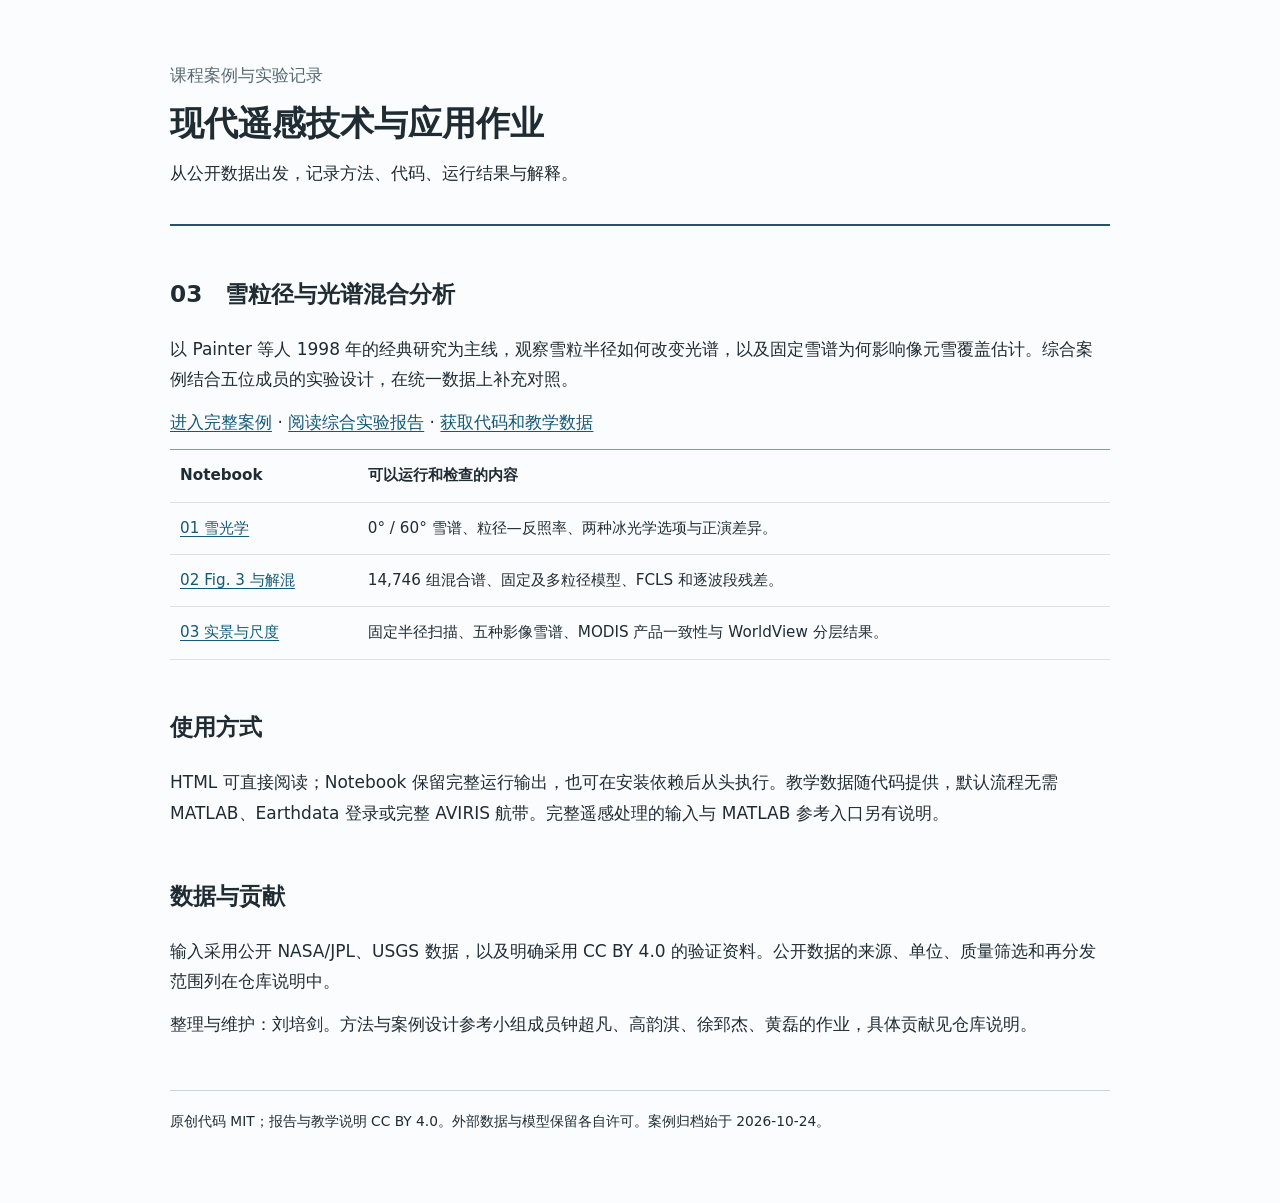
<file: docs/index.html>
<!doctype html>
<html lang="zh-CN">
<head>
  <meta charset="utf-8">
  <meta name="viewport" content="width=device-width, initial-scale=1">
  <meta name="description" content="现代遥感课程可运行案例：公开数据、计算步骤、Notebook、HTML 和综合实验报告。">
  <title>现代遥感技术与应用作业</title>
  <style>
    :root{color-scheme:light}body{max-width:940px;margin:0 auto;padding:48px 24px 70px;color:#202c34;background:#fbfcfd;font:17px/1.8 system-ui,"Microsoft YaHei",sans-serif}header{border-bottom:2px solid #24536b;padding-bottom:24px}h1{font-size:2.1rem;line-height:1.3;margin:.2em 0}h2{margin-top:2em;font-size:1.45rem}h3{font-size:1.12rem;margin:1.4em 0 .4em}a{color:#145976;text-underline-offset:3px}p{margin:.7em 0}small,.meta{color:#586a75}table{width:100%;border-collapse:collapse;font-size:.95rem}th,td{text-align:left;vertical-align:top;padding:12px 10px;border-bottom:1px solid #d9e1e7}th{border-top:1px solid #869ba8}code{font-family:Consolas,monospace;font-size:.9em}footer{margin-top:50px;border-top:1px solid #cbd6dc;padding-top:18px;font-size:.86rem}ul{padding-left:1.4em}@media(max-width:600px){body{padding:24px 16px}h1{font-size:1.7rem}table{font-size:.85rem}th,td{padding:9px 5px}}
  </style>
</head>
<body>
<header>
  <p class="meta">课程案例与实验记录</p>
  <h1>现代遥感技术与应用作业</h1>
  <p>从公开数据出发，记录方法、代码、运行结果与解释。</p>
</header>
<main>
  <h2>03　雪粒径与光谱混合分析</h2>
  <p>以 Painter 等人 1998 年的经典研究为主线，观察雪粒半径如何改变光谱，以及固定雪谱为何影响像元雪覆盖估计。综合案例结合五位成员的实验设计，在统一数据上补充对照。</p>
  <p><a href="assignments/03-painter1998/index.html">进入完整案例</a> · <a href="assignments/03-painter1998/report.pdf">阅读综合实验报告</a> · <a href="https://github.com/peijianliu/modern-remote-sensing-homework">获取代码和教学数据</a></p>
  <table>
    <thead><tr><th>Notebook</th><th>可以运行和检查的内容</th></tr></thead>
    <tbody>
      <tr><td><a href="assignments/03-painter1998/01_snow_optics.html">01 雪光学</a></td><td>0° / 60° 雪谱、粒径—反照率、两种冰光学选项与正演差异。</td></tr>
      <tr><td><a href="assignments/03-painter1998/02_fig3_sma.html">02 Fig. 3 与解混</a></td><td>14,746 组混合谱、固定及多粒径模型、FCLS 和逐波段残差。</td></tr>
      <tr><td><a href="assignments/03-painter1998/03_aviris_modis.html">03 实景与尺度</a></td><td>固定半径扫描、五种影像雪谱、MODIS 产品一致性与 WorldView 分层结果。</td></tr>
    </tbody>
  </table>
  <h2>使用方式</h2>
  <p>HTML 可直接阅读；Notebook 保留完整运行输出，也可在安装依赖后从头执行。教学数据随代码提供，默认流程无需 MATLAB、Earthdata 登录或完整 AVIRIS 航带。完整遥感处理的输入与 MATLAB 参考入口另有说明。</p>
  <h2>数据与贡献</h2>
  <p>输入采用公开 NASA/JPL、USGS 数据，以及明确采用 CC BY 4.0 的验证资料。公开数据的来源、单位、质量筛选和再分发范围列在仓库说明中。</p>
  <p>整理与维护：刘培剑。方法与案例设计参考小组成员钟超凡、高韵淇、徐郅杰、黄磊的作业，具体贡献见仓库说明。</p>
</main>
<footer>原创代码 MIT；报告与教学说明 CC BY 4.0。外部数据与模型保留各自许可。案例归档始于 2026-10-24。</footer>
</body></html>
</file>
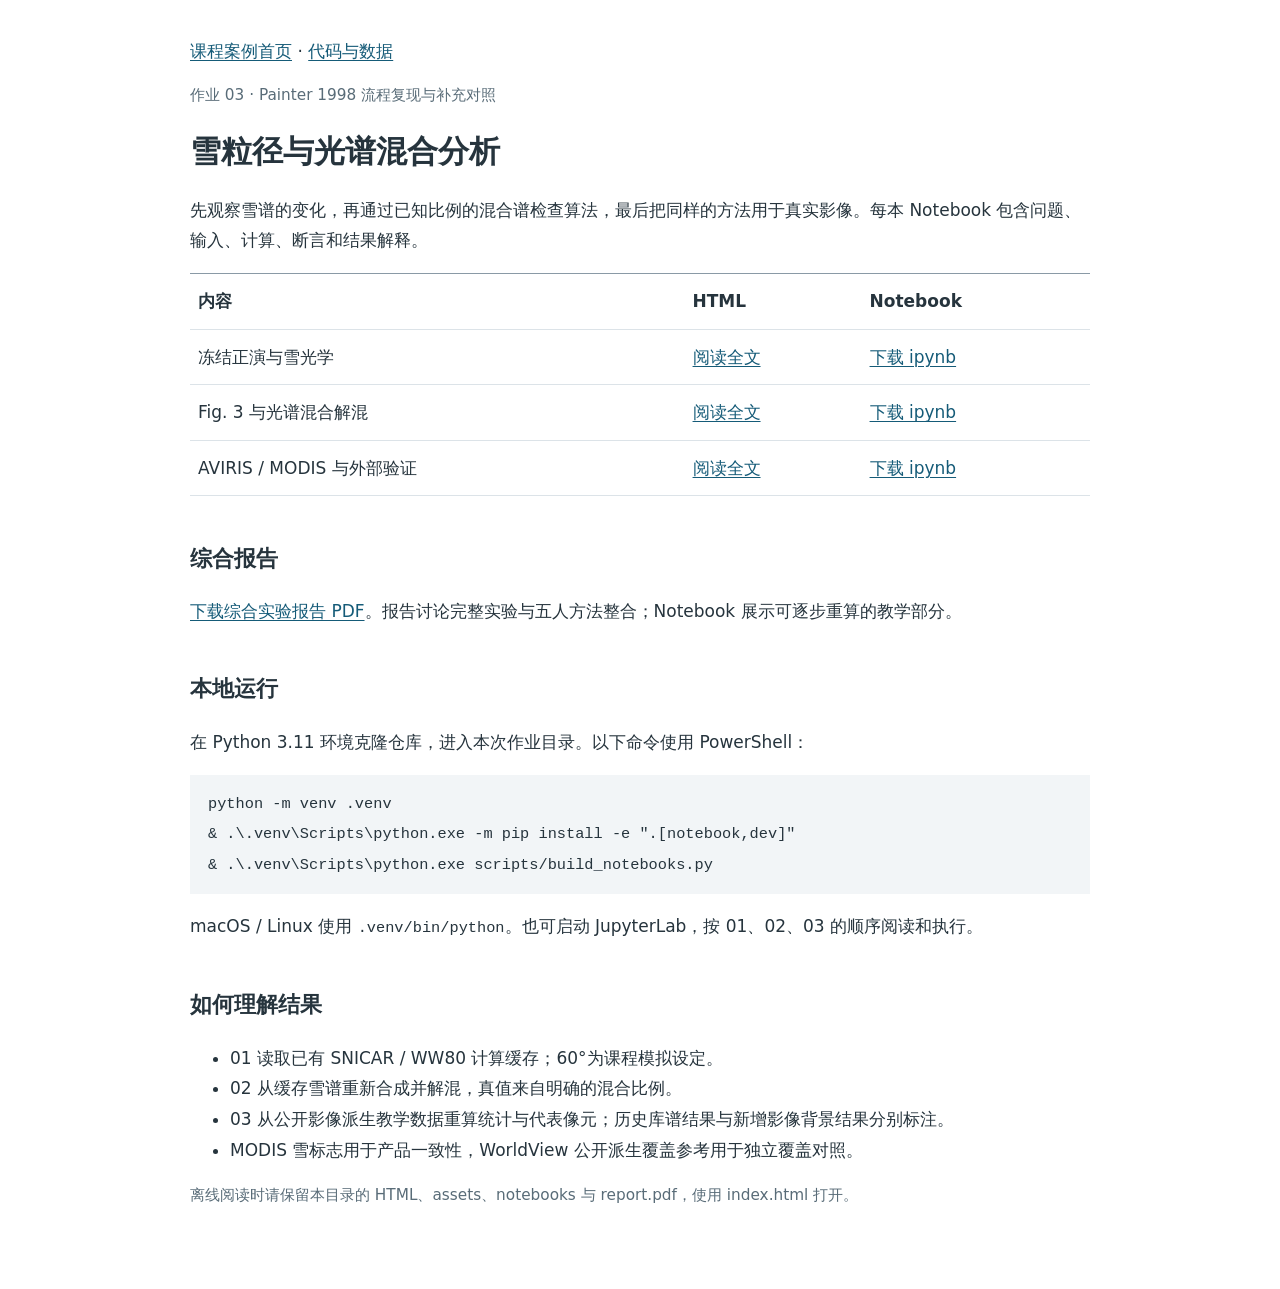
<file: docs/assignments/03-painter1998/index.html>
<!doctype html>
<html lang="zh-CN">
<head><meta charset="utf-8"><meta name="viewport" content="width=device-width, initial-scale=1">
<title>Painter 1998 雪粒径与光谱混合分析案例</title>
<style>body{max-width:900px;margin:0 auto;padding:36px 22px 65px;font:17px/1.8 system-ui,"Microsoft YaHei",sans-serif;color:#26343d}h1{font-size:1.95rem;line-height:1.4}h2{font-size:1.35rem;margin-top:2em}a{color:#155b78;text-underline-offset:3px}table{width:100%;border-collapse:collapse}th,td{text-align:left;vertical-align:top;padding:12px 8px;border-bottom:1px solid #dce3e8}th{border-top:1px solid #8a9aa6}code{font-family:Consolas,monospace;font-size:.9em}pre{padding:14px 18px;background:#f2f5f7;overflow-x:auto}.meta{color:#596c78;font-size:.9em}</style></head>
<body>
<nav><a href="../../index.html">课程案例首页</a> · <a href="https://github.com/peijianliu/modern-remote-sensing-homework/tree/main/assignments/03-painter1998-snow-sma">代码与数据</a></nav>
<p class="meta">作业 03 · Painter 1998 流程复现与补充对照</p>
<h1>雪粒径与光谱混合分析</h1>
<p>先观察雪谱的变化，再通过已知比例的混合谱检查算法，最后把同样的方法用于真实影像。每本 Notebook 包含问题、输入、计算、断言和结果解释。</p>
<table><thead><tr><th>内容</th><th>HTML</th><th>Notebook</th></tr></thead><tbody>
<tr><td>冻结正演与雪光学</td><td><a href="01_snow_optics.html">阅读全文</a></td><td><a href="notebooks/01_snow_optics.ipynb" download>下载 ipynb</a></td></tr>
<tr><td>Fig. 3 与光谱混合解混</td><td><a href="02_fig3_sma.html">阅读全文</a></td><td><a href="notebooks/02_fig3_sma.ipynb" download>下载 ipynb</a></td></tr>
<tr><td>AVIRIS / MODIS 与外部验证</td><td><a href="03_aviris_modis.html">阅读全文</a></td><td><a href="notebooks/03_aviris_modis.ipynb" download>下载 ipynb</a></td></tr>
</tbody></table>
<h2>综合报告</h2><p><a href="report.pdf">下载综合实验报告 PDF</a>。报告讨论完整实验与五人方法整合；Notebook 展示可逐步重算的教学部分。</p>
<h2>本地运行</h2>
<p>在 Python 3.11 环境克隆仓库，进入本次作业目录。以下命令使用 PowerShell：</p>
<pre><code>python -m venv .venv
&amp; .\.venv\Scripts\python.exe -m pip install -e ".[notebook,dev]"
&amp; .\.venv\Scripts\python.exe scripts/build_notebooks.py</code></pre>
<p>macOS / Linux 使用 <code>.venv/bin/python</code>。也可启动 JupyterLab，按 01、02、03 的顺序阅读和执行。</p>
<h2>如何理解结果</h2>
<ul><li>01 读取已有 SNICAR / WW80 计算缓存；60°为课程模拟设定。</li><li>02 从缓存雪谱重新合成并解混，真值来自明确的混合比例。</li><li>03 从公开影像派生教学数据重算统计与代表像元；历史库谱结果与新增影像背景结果分别标注。</li><li>MODIS 雪标志用于产品一致性，WorldView 公开派生覆盖参考用于独立覆盖对照。</li></ul>
<p class="meta">离线阅读时请保留本目录的 HTML、assets、notebooks 与 report.pdf，使用 index.html 打开。</p>
</body></html>
</file>
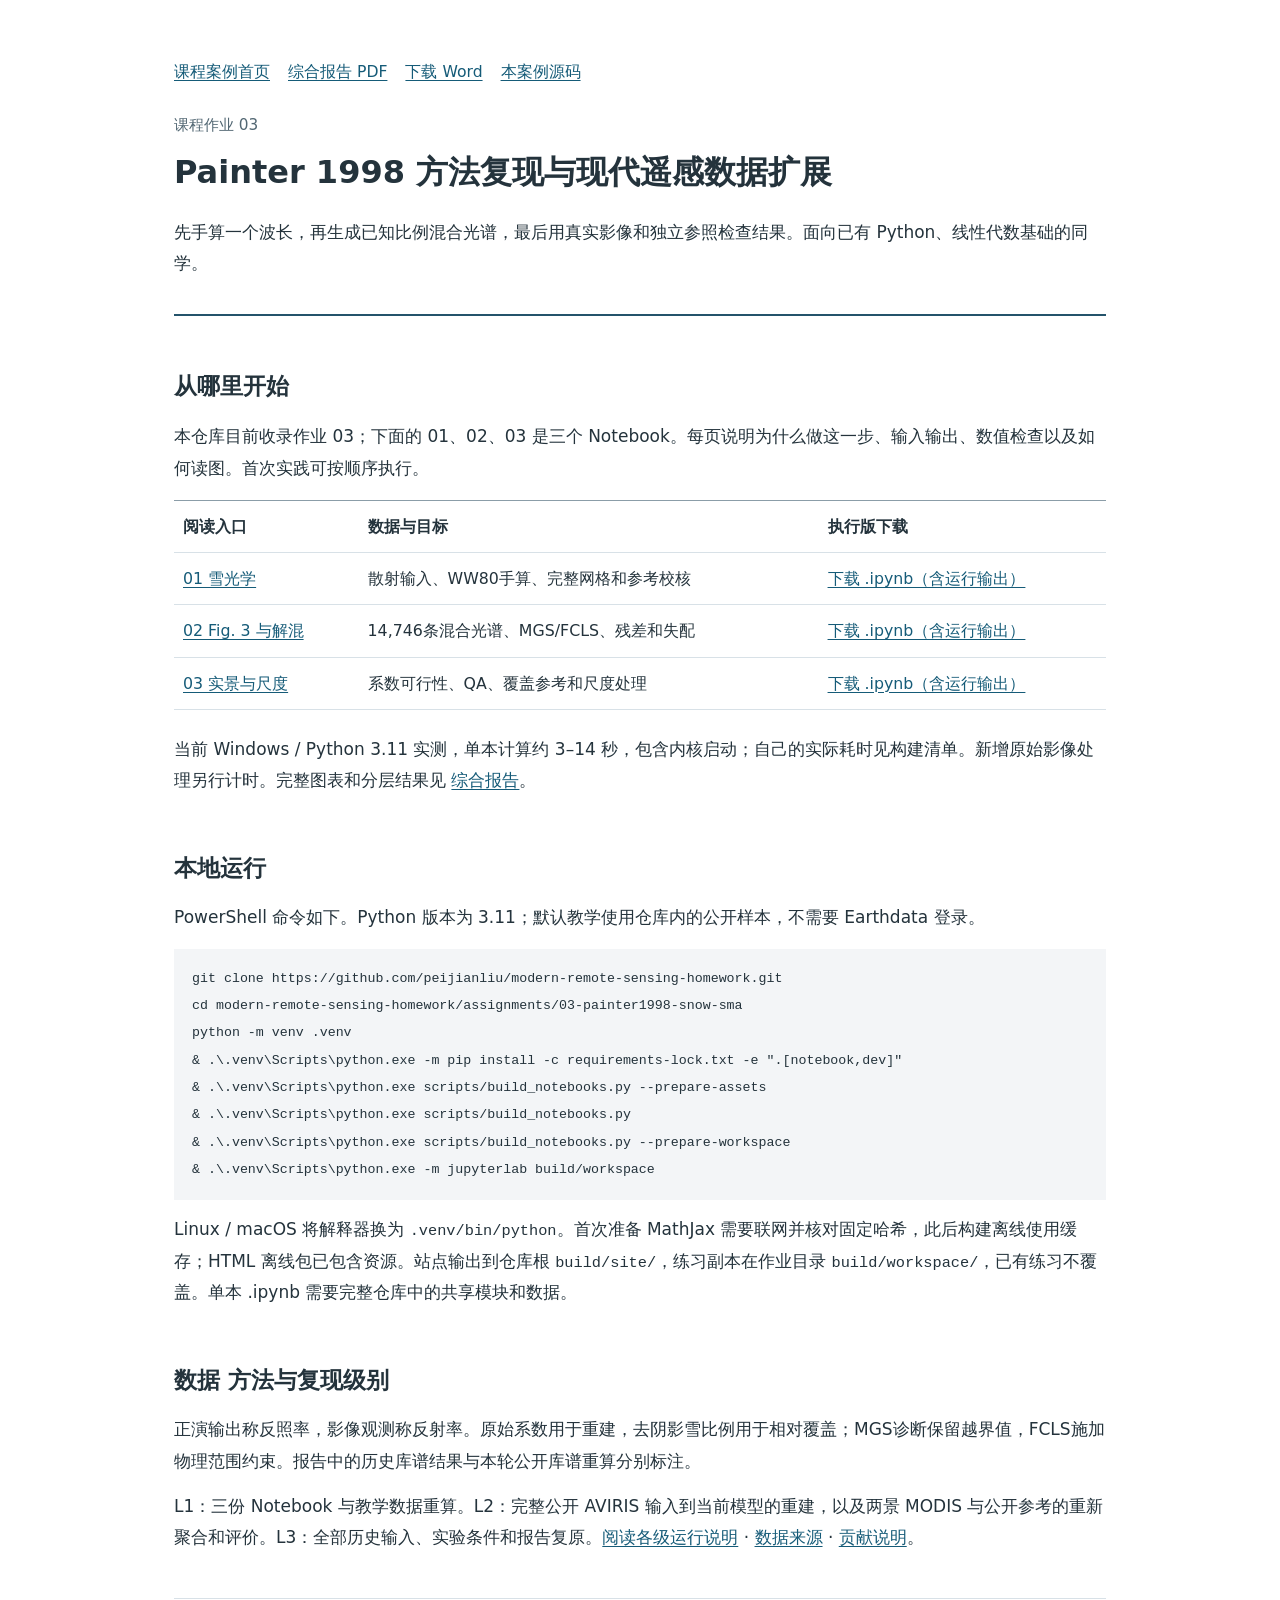
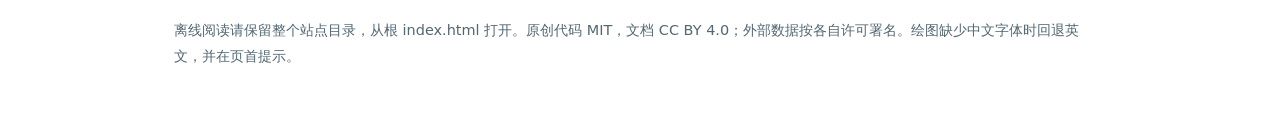
<file: site/assignments/03-painter1998/index.html>
<!doctype html>
<html lang="zh-CN">
<head><meta charset="utf-8"><meta name="viewport" content="width=device-width, initial-scale=1">
<title>Painter 1998 案例目录与运行说明</title>
<link rel="icon" href="../../assets/favicon.svg" type="image/svg+xml">
<link rel="stylesheet" href="../../assets/case.css"></head>
<body>
<nav class="page-nav"><a href="../../index.html">课程案例首页</a><a href="Painter1998五人综合实验报告20261027.pdf">综合报告 PDF</a><a href="Painter1998五人综合实验报告20261027.docx" download>下载 Word</a><a href="https://github.com/peijianliu/modern-remote-sensing-homework/tree/main/assignments/03-painter1998-snow-sma">本案例源码</a></nav>
<header><p class="meta">课程作业 03</p><h1>Painter 1998 方法复现与现代遥感数据扩展</h1>
<p>先手算一个波长，再生成已知比例混合光谱，最后用真实影像和独立参照检查结果。面向已有 Python、线性代数基础的同学。</p></header>
<h2>从哪里开始</h2>
<p>本仓库目前收录作业 03；下面的 01、02、03 是三个 Notebook。每页说明为什么做这一步、输入输出、数值检查以及如何读图。首次实践可按顺序执行。</p>
<div class="table-scroll" role="region" tabindex="0" aria-label="Notebook目录，可横向滚动"><table><thead><tr><th>阅读入口</th><th>数据与目标</th><th>执行版下载</th></tr></thead><tbody>
<tr><td><a href="01_snow_optics.html">01 雪光学</a></td><td>散射输入、WW80手算、完整网格和参考校核</td><td><a href="notebooks/01_snow_optics.ipynb" download>下载 .ipynb（含运行输出）</a></td></tr>
<tr><td><a href="02_fig3_sma.html">02 Fig. 3 与解混</a></td><td>14,746条混合光谱、MGS/FCLS、残差和失配</td><td><a href="notebooks/02_fig3_sma.ipynb" download>下载 .ipynb（含运行输出）</a></td></tr>
<tr><td><a href="03_aviris_modis.html">03 实景与尺度</a></td><td>系数可行性、QA、覆盖参考和尺度处理</td><td><a href="notebooks/03_aviris_modis.ipynb" download>下载 .ipynb（含运行输出）</a></td></tr>
</tbody></table></div>
<p>当前 Windows / Python 3.11 实测，单本计算约 3–14 秒，包含内核启动；自己的实际耗时见构建清单。新增原始影像处理另行计时。完整图表和分层结果见 <a href="Painter1998五人综合实验报告20261027.pdf">综合报告</a>。</p>
<h2>本地运行</h2>
<p>PowerShell 命令如下。Python 版本为 3.11；默认教学使用仓库内的公开样本，不需要 Earthdata 登录。</p>
<pre><code>git clone https://github.com/peijianliu/modern-remote-sensing-homework.git
cd modern-remote-sensing-homework/assignments/03-painter1998-snow-sma
python -m venv .venv
&amp; .\.venv\Scripts\python.exe -m pip install -c requirements-lock.txt -e ".[notebook,dev]"
&amp; .\.venv\Scripts\python.exe scripts/build_notebooks.py --prepare-assets
&amp; .\.venv\Scripts\python.exe scripts/build_notebooks.py
&amp; .\.venv\Scripts\python.exe scripts/build_notebooks.py --prepare-workspace
&amp; .\.venv\Scripts\python.exe -m jupyterlab build/workspace</code></pre>
<p>Linux / macOS 将解释器换为 <code>.venv/bin/python</code>。首次准备 MathJax 需要联网并核对固定哈希，此后构建离线使用缓存；HTML 离线包已包含资源。站点输出到仓库根 <code>build/site/</code>，练习副本在作业目录 <code>build/workspace/</code>，已有练习不覆盖。单本 .ipynb 需要完整仓库中的共享模块和数据。</p>
<h2>数据 方法与复现级别</h2>
<p>正演输出称反照率，影像观测称反射率。原始系数用于重建，去阴影雪比例用于相对覆盖；MGS诊断保留越界值，FCLS施加物理范围约束。报告中的历史库谱结果与本轮公开库谱重算分别标注。</p>
<p>L1：三份 Notebook 与教学数据重算。L2：完整公开 AVIRIS 输入到当前模型的重建，以及两景 MODIS 与公开参考的重新聚合和评价。L3：全部历史输入、实验条件和报告复原。<a href="https://github.com/peijianliu/modern-remote-sensing-homework/blob/main/assignments/03-painter1998-snow-sma/README.md">阅读各级运行说明</a> · <a href="https://github.com/peijianliu/modern-remote-sensing-homework/blob/main/assignments/03-painter1998-snow-sma/DATA_SOURCES.md">数据来源</a> · <a href="https://github.com/peijianliu/modern-remote-sensing-homework/blob/main/CONTRIBUTORS.md">贡献说明</a>。</p>
<footer>离线阅读请保留整个站点目录，从根 index.html 打开。原创代码 MIT，文档 CC BY 4.0；外部数据按各自许可署名。绘图缺少中文字体时回退英文，并在页首提示。</footer>
</body></html>
</file>
<file: site/assets/case.css>
:root{color-scheme:light;--ink:#24333c;--blue:#155b78;--line:#d8e1e7}*{box-sizing:border-box}body{max-width:980px;margin:0 auto;padding:40px 24px 64px;color:var(--ink);background:#fff;font:17px/1.85 system-ui,"Noto Sans CJK SC","Microsoft YaHei",sans-serif}h1{font-size:2rem;line-height:1.35;margin:.3em 0 .7em}h2{font-size:1.42rem;margin:2.2em 0 .6em}h3{font-size:1.12rem;margin:1.5em 0 .5em}a{color:var(--blue);text-underline-offset:3px}p{margin:.8em 0}header{padding-bottom:20px;border-bottom:2px solid #24536b}.meta,figcaption{color:#526773;font-size:.9em}.page-nav{display:flex;gap:8px 18px;flex-wrap:wrap;margin:18px 0 24px;font-size:.92em}.table-scroll{max-width:100%;overflow-x:auto;margin:16px 0 24px}.table-scroll:focus{outline:2px solid var(--blue)}table{width:100%;border-collapse:collapse;font-size:.93em}th,td{text-align:left;vertical-align:top;padding:11px 9px;border-bottom:1px solid var(--line)}th{border-top:1px solid #8b9da8}figure{margin:24px 0 36px}figure img{display:block;width:100%;height:auto}figcaption{margin-top:10px;line-height:1.75}code{font-family:Consolas,monospace;font-size:.9em}pre{max-width:100%;overflow-x:auto;background:#f3f5f7;padding:16px 18px;font-size:.87em}footer{margin-top:44px;padding-top:18px;border-top:1px solid var(--line);font-size:.85em;color:#526773}li{margin:.4em 0}p,li,td{overflow-wrap:anywhere}@media(max-width:600px){body{padding:22px 15px 44px;font-size:16px}h1{font-size:1.65rem}h2{font-size:1.3rem}table{min-width:570px}figure{margin:20px 0 28px}}
</file>
